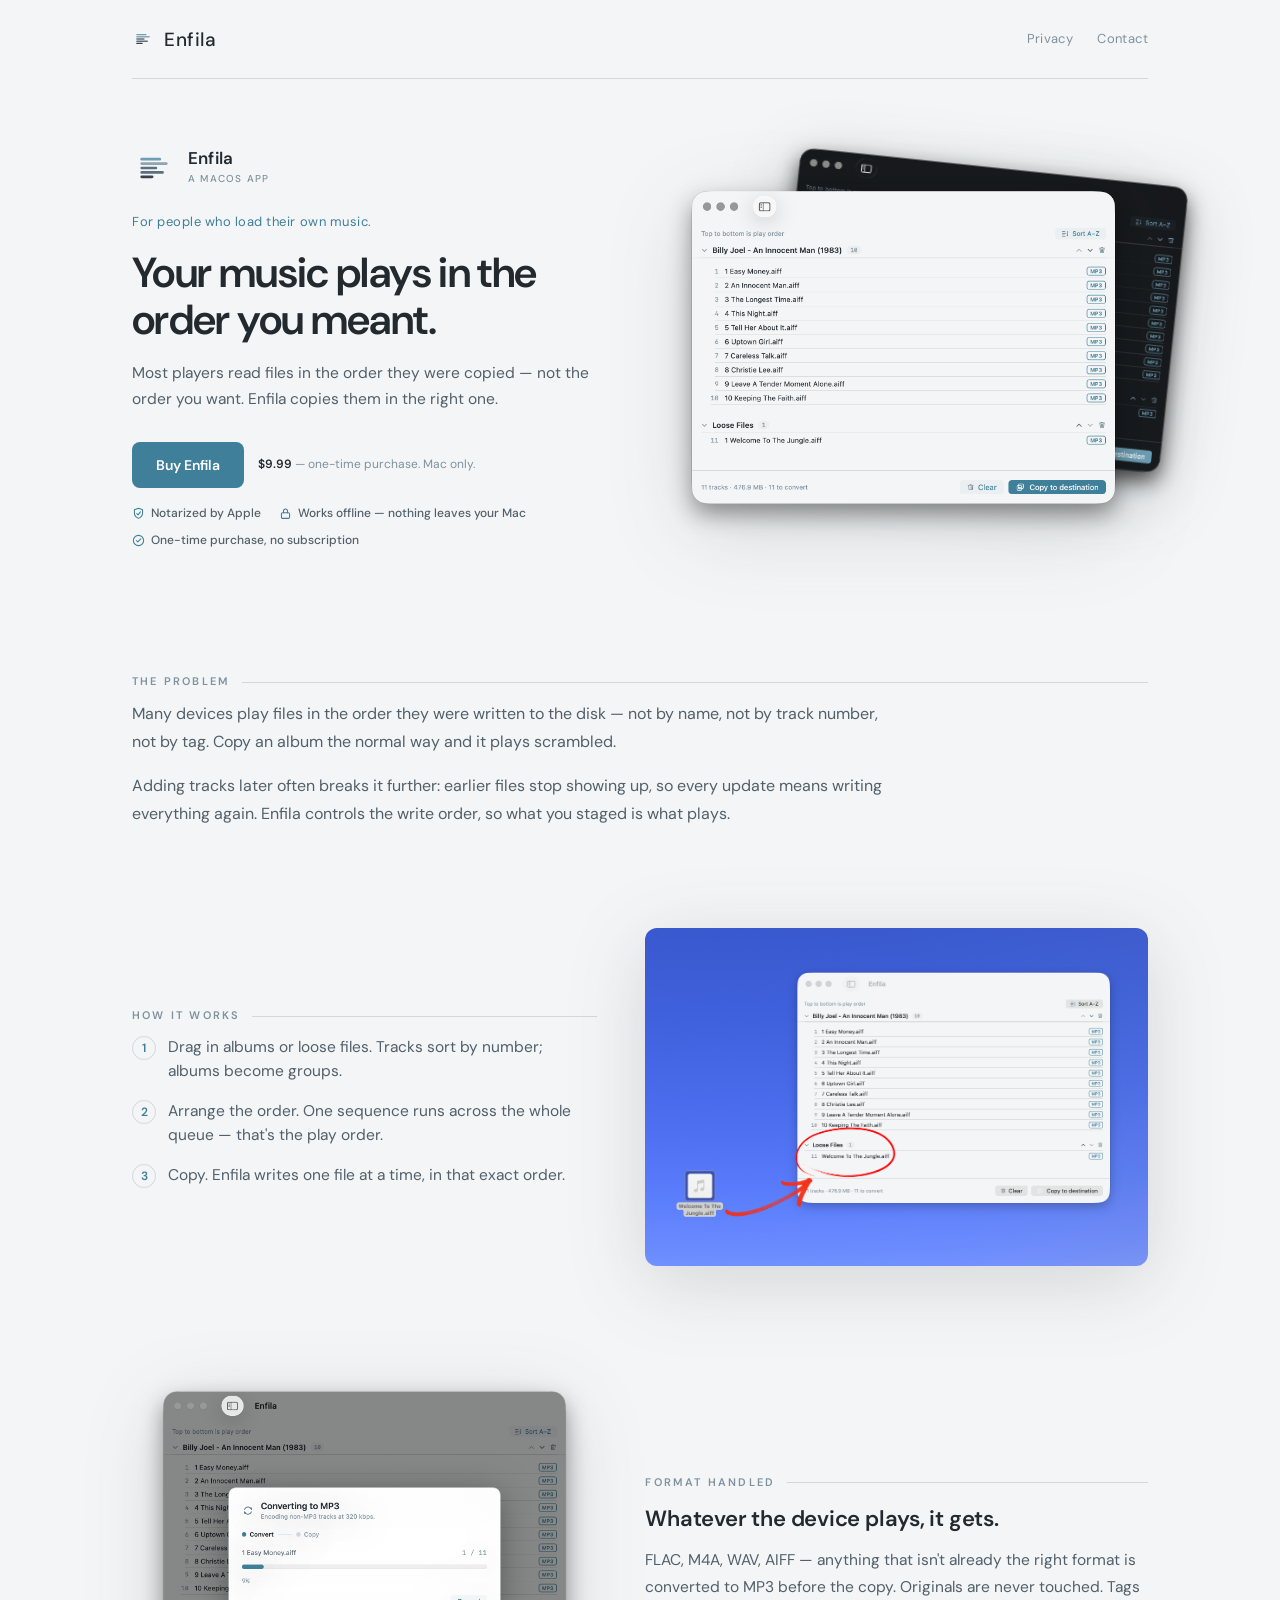
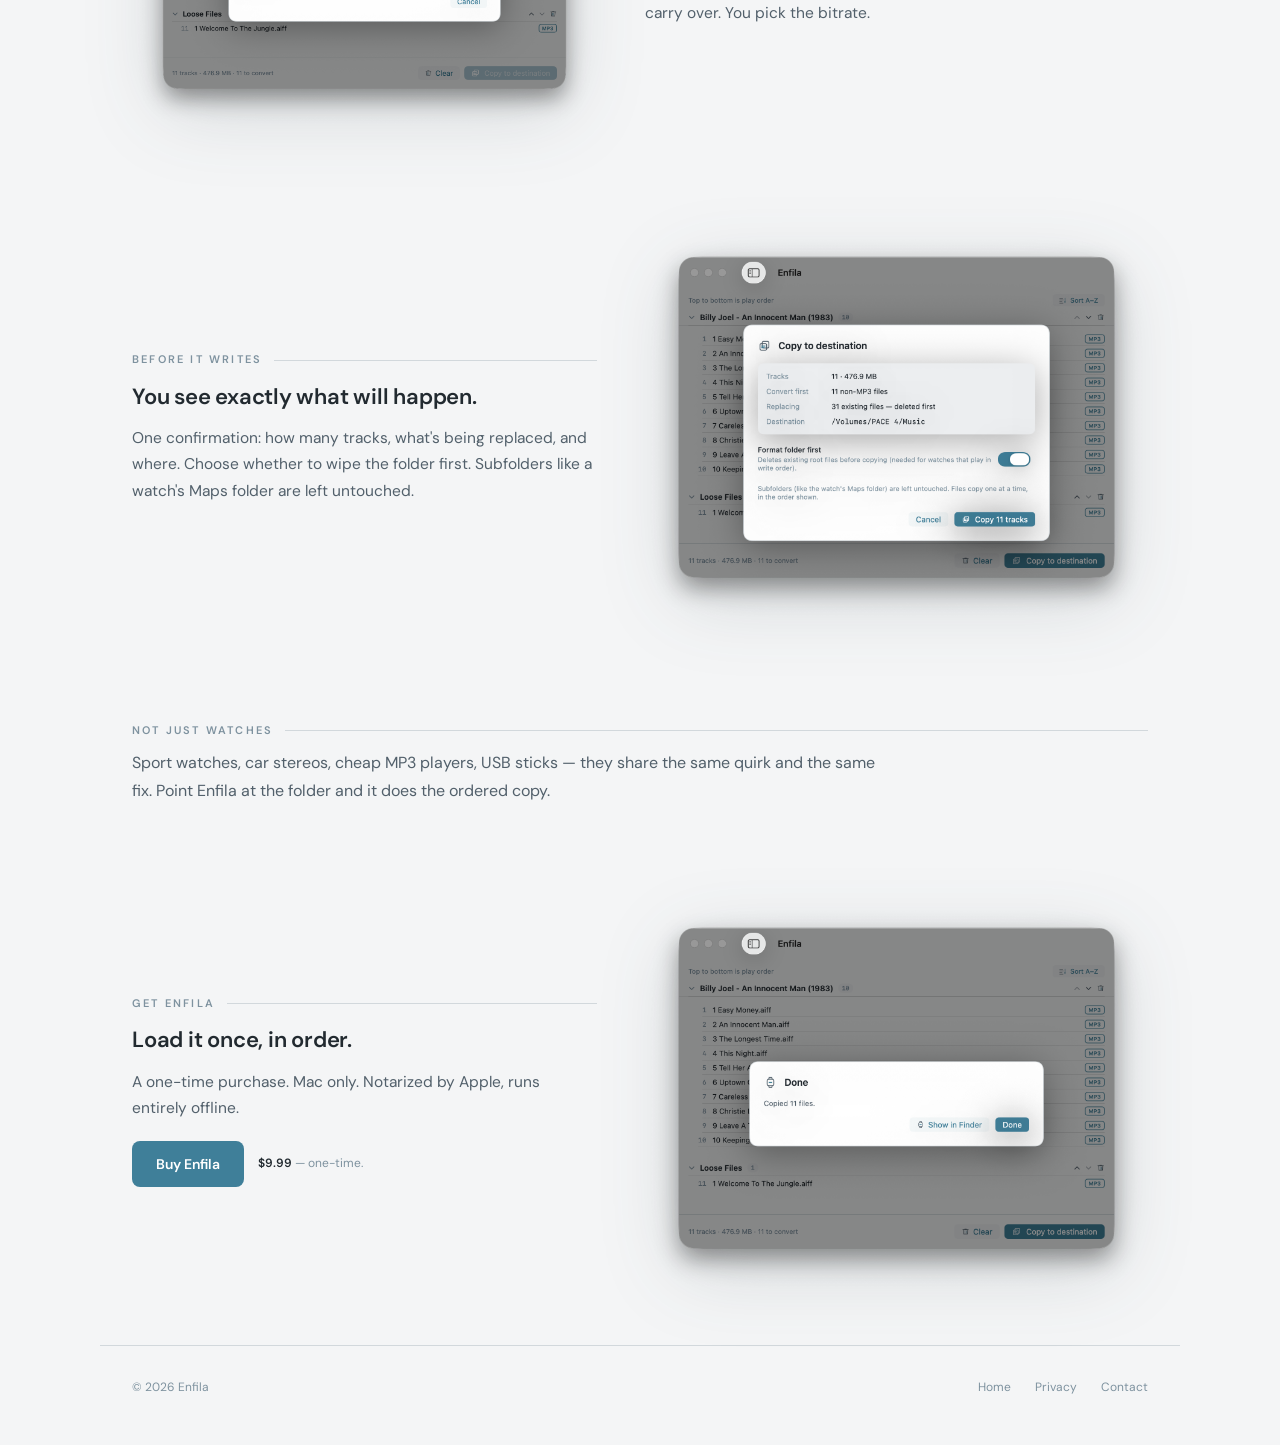
<file: index.html>
<!DOCTYPE html>
<html lang="en">
<head>
<meta charset="utf-8">
<meta name="viewport" content="width=device-width, initial-scale=1">
<title>Enfila — your music plays in the order you meant</title>
<meta name="description" content="Enfila stages music and writes it to a device in a deliberate order, so it plays the way you arranged it. A native macOS tool.">
<meta property="og:title" content="Enfila — your music plays in the order you meant">
<meta property="og:description" content="Most players read files in the order they were copied, not the order you want. Enfila fixes that.">
<meta property="og:type" content="website">
<link rel="icon" href="img/mark.svg" type="image/svg+xml">
<link rel="preconnect" href="https://fonts.googleapis.com">
<link rel="preconnect" href="https://fonts.gstatic.com" crossorigin>
<link href="https://fonts.googleapis.com/css2?family=DM+Sans:wght@400;500;600&display=swap" rel="stylesheet">
<link rel="stylesheet" href="css/style.css">
</head>
<body>

<!-- Nav -->
<nav class="band">
  <a href="index.html" class="nav-wordmark" aria-label="Enfila home">
    <svg width="22" height="22" viewBox="0 0 1024 1024" aria-hidden="true">
      <rect x="194.56" y="275.46" width="482.51" height="63.49" rx="31.74" fill="#6E9FB5"/>
      <rect x="194.56" y="377.86" width="634.88" height="63.49" rx="31.74" fill="#8FA3B1"/>
      <rect x="194.56" y="480.26" width="393.63" height="63.49" rx="31.74" fill="#5A7080"/>
      <rect x="194.56" y="582.66" width="546.00" height="63.49" rx="31.74" fill="#5A7080"/>
      <rect x="194.56" y="685.06" width="304.74" height="63.49" rx="31.74" fill="#3A4149"/>
    </svg>
    <span class="nav-wordmark-text">Enfila</span>
  </a>
  <div class="nav-links">
    <a href="privacy.html">Privacy</a>
    <a href="contact.html">Contact</a>
  </div>
</nav>

<div class="rule band"><hr></div>

<!-- Hero -->
<section class="hero band">
  <div class="hero-text">
    <div class="app-icon-mark">
      <svg width="44" height="44" viewBox="0 0 1024 1024" aria-hidden="true">
        <rect x="194.56" y="275.46" width="482.51" height="63.49" rx="31.74" fill="#6E9FB5"/>
        <rect x="194.56" y="377.86" width="634.88" height="63.49" rx="31.74" fill="#8FA3B1"/>
        <rect x="194.56" y="480.26" width="393.63" height="63.49" rx="31.74" fill="#5A7080"/>
        <rect x="194.56" y="582.66" width="546.00" height="63.49" rx="31.74" fill="#5A7080"/>
        <rect x="194.56" y="685.06" width="304.74" height="63.49" rx="31.74" fill="#3A4149"/>
      </svg>
      <div>
        <div class="app-icon-name">Enfila</div>
        <div class="app-icon-byline">A macOS app</div>
      </div>
    </div>

    <p class="hero-audience">For people who load their own music.</p>
    <h1>Your music plays in the order you meant.</h1>
    <p class="hero-sub">Most players read files in the order they were copied — not the order you want. Enfila copies them in the right one.</p>

    <!-- BUY ROW — live. Swap for EMAIL CAPTURE below if reverting to pre-launch. -->
    <div class="buy-row">
      <a href="https://enfila.lemonsqueezy.com/checkout/buy/20e1ea14-c2d2-4b92-948e-69980c1cc3af" class="buy-btn">Buy Enfila</a>
      <span class="buy-note"><strong class="buy-price">$9.99</strong> — one-time purchase. Mac only.</span>
    </div>

    <!-- EMAIL CAPTURE — pre-launch only; swap for BUY ROW above when shipping.
    <form class="email-form" name="notify" method="POST" data-netlify="true" netlify-honeypot="bot-field">
      <input type="hidden" name="form-name" value="notify">
      <p hidden><label>Leave this field empty: <input name="bot-field"></label></p>
      <input type="email" name="email" placeholder="you@example.com" aria-label="Email address" required>
      <button type="submit">Notify me</button>
    </form>
    -->
    <!-- /EMAIL CAPTURE -->

    <div class="trust-row">
      <span class="trust-chip">
        <svg viewBox="0 0 16 16" fill="none" aria-hidden="true"><path d="M8 1.5l5 2v4c0 3.2-2.1 5.4-5 6.5-2.9-1.1-5-3.3-5-6.5v-4l5-2z" stroke="currentColor" stroke-width="1.3" stroke-linejoin="round"/><path d="M5.8 8l1.6 1.6L10.4 6" stroke="currentColor" stroke-width="1.3" stroke-linecap="round" stroke-linejoin="round"/></svg>
        Notarized by Apple
      </span>
      <span class="trust-chip">
        <svg viewBox="0 0 16 16" fill="none" aria-hidden="true"><rect x="3" y="7" width="10" height="7" rx="1.5" stroke="currentColor" stroke-width="1.3"/><path d="M5.5 7V5a2.5 2.5 0 015 0v2" stroke="currentColor" stroke-width="1.3" stroke-linecap="round"/></svg>
        Works offline — nothing leaves your Mac
      </span>
      <span class="trust-chip">
        <svg viewBox="0 0 16 16" fill="none" aria-hidden="true"><circle cx="8" cy="8" r="6.3" stroke="currentColor" stroke-width="1.3"/><path d="M5.3 8l1.8 1.8L10.8 6" stroke="currentColor" stroke-width="1.3" stroke-linecap="round" stroke-linejoin="round"/></svg>
        One-time purchase, no subscription
      </span>
    </div>
  </div>

  <!-- Dual screenshot: dark behind, light in front -->
  <div class="hero-graphic">
    <img class="shot-back" src="img/stage-dark.png" alt="" aria-hidden="true" loading="lazy">
    <img class="shot-front" src="img/stage-light.png" alt="The Enfila staging window: albums and tracks in a single play-order queue." loading="lazy">
  </div>
</section>

<!-- The problem -->
<section class="section band">
  <div class="section-label">The problem</div>
  <div class="section-body">
    <p>Many devices play files in the order they were written to the disk — not by name, not by track number, not by tag. Copy an album the normal way and it plays scrambled.</p>
    <p>Adding tracks later often breaks it further: earlier files stop showing up, so every update means writing everything again. Enfila controls the write order, so what you staged is what plays.</p>
  </div>
</section>

<!-- How it works (text + drag screenshot) -->
<section class="feature band">
  <div class="feature-text">
    <div class="section-label">How it works</div>
    <ol class="beats">
      <li>Drag in albums or loose files. Tracks sort by number; albums become groups.</li>
      <li>Arrange the order. One sequence runs across the whole queue — that's the play order.</li>
      <li>Copy. Enfila writes one file at a time, in that exact order.</li>
    </ol>
  </div>
  <div class="feature-shot">
    <img src="img/drag-light.png" alt="Dragging a loose track onto the Enfila window — it lands in the queue ready to copy." loading="lazy">
  </div>
</section>

<!-- Format handled (convert screenshot + text) -->
<section class="feature reverse band">
  <div class="feature-text">
    <div class="section-label">Format handled</div>
    <h2>Whatever the device plays, it gets.</h2>
    <p>FLAC, M4A, WAV, AIFF — anything that isn't already the right format is converted to MP3 before the copy. Originals are never touched. Tags carry over. You pick the bitrate.</p>
  </div>
  <div class="feature-shot">
    <picture>
      <source srcset="img/convert-dark.png" media="(prefers-color-scheme: dark)">
      <img src="img/convert-light.png" alt="Enfila converting non-MP3 tracks before copying." loading="lazy">
    </picture>
  </div>
</section>

<!-- Safe copy (text + confirm screenshot) -->
<section class="feature band">
  <div class="feature-text">
    <div class="section-label">Before it writes</div>
    <h2>You see exactly what will happen.</h2>
    <p>One confirmation: how many tracks, what's being replaced, and where. Choose whether to wipe the folder first. Subfolders like a watch's Maps folder are left untouched.</p>
  </div>
  <div class="feature-shot">
    <picture>
      <source srcset="img/confirm-dark.png" media="(prefers-color-scheme: dark)">
      <img src="img/confirm-light.png" alt="Enfila's copy confirmation showing track count, what's replaced, and the destination." loading="lazy">
    </picture>
  </div>
</section>

<!-- Not just watches -->
<section class="section band">
  <div class="section-label">Not just watches</div>
  <div class="section-body">
    <p>Sport watches, car stereos, cheap MP3 players, USB sticks — they share the same quirk and the same fix. Point Enfila at the folder and it does the ordered copy.</p>
  </div>
</section>

<!-- Close (CTA + done screenshot) -->
<section class="feature band" id="get">
  <div class="feature-text">
    <div class="section-label">Get Enfila</div>
    <h2>Load it once, in order.</h2>
    <p class="close-caption">A one-time purchase. Mac only. Notarized by Apple, runs entirely offline.</p>
    <!-- BUY ROW — live. Swap for EMAIL CAPTURE below if reverting to pre-launch. -->
    <div class="buy-row">
      <a href="https://enfila.lemonsqueezy.com/checkout/buy/20e1ea14-c2d2-4b92-948e-69980c1cc3af" class="buy-btn">Buy Enfila</a>
      <span class="buy-note"><strong class="buy-price">$9.99</strong> — one-time.</span>
    </div>
    <!-- EMAIL CAPTURE — pre-launch only; swap for BUY ROW above when shipping.
    <form class="email-form" name="notify" method="POST" data-netlify="true" netlify-honeypot="bot-field">
      <input type="hidden" name="form-name" value="notify">
      <p hidden><label>Leave this field empty: <input name="bot-field"></label></p>
      <input type="email" name="email" placeholder="you@example.com" aria-label="Email address" required>
      <button type="submit">Notify me</button>
    </form>
    -->
    <!-- /EMAIL CAPTURE -->
  </div>
  <div class="feature-shot">
    <picture>
      <source srcset="img/done-dark.png" media="(prefers-color-scheme: dark)">
      <img src="img/done-light.png" alt="Enfila finished: files copied in order." loading="lazy">
    </picture>
  </div>
</section>

<footer class="band">
  <span class="footer-copy">© 2026 Enfila</span>
  <div class="footer-links">
    <a href="index.html">Home</a>
    <a href="privacy.html">Privacy</a>
    <a href="contact.html">Contact</a>
  </div>
</footer>

</body>
</html>
</file>
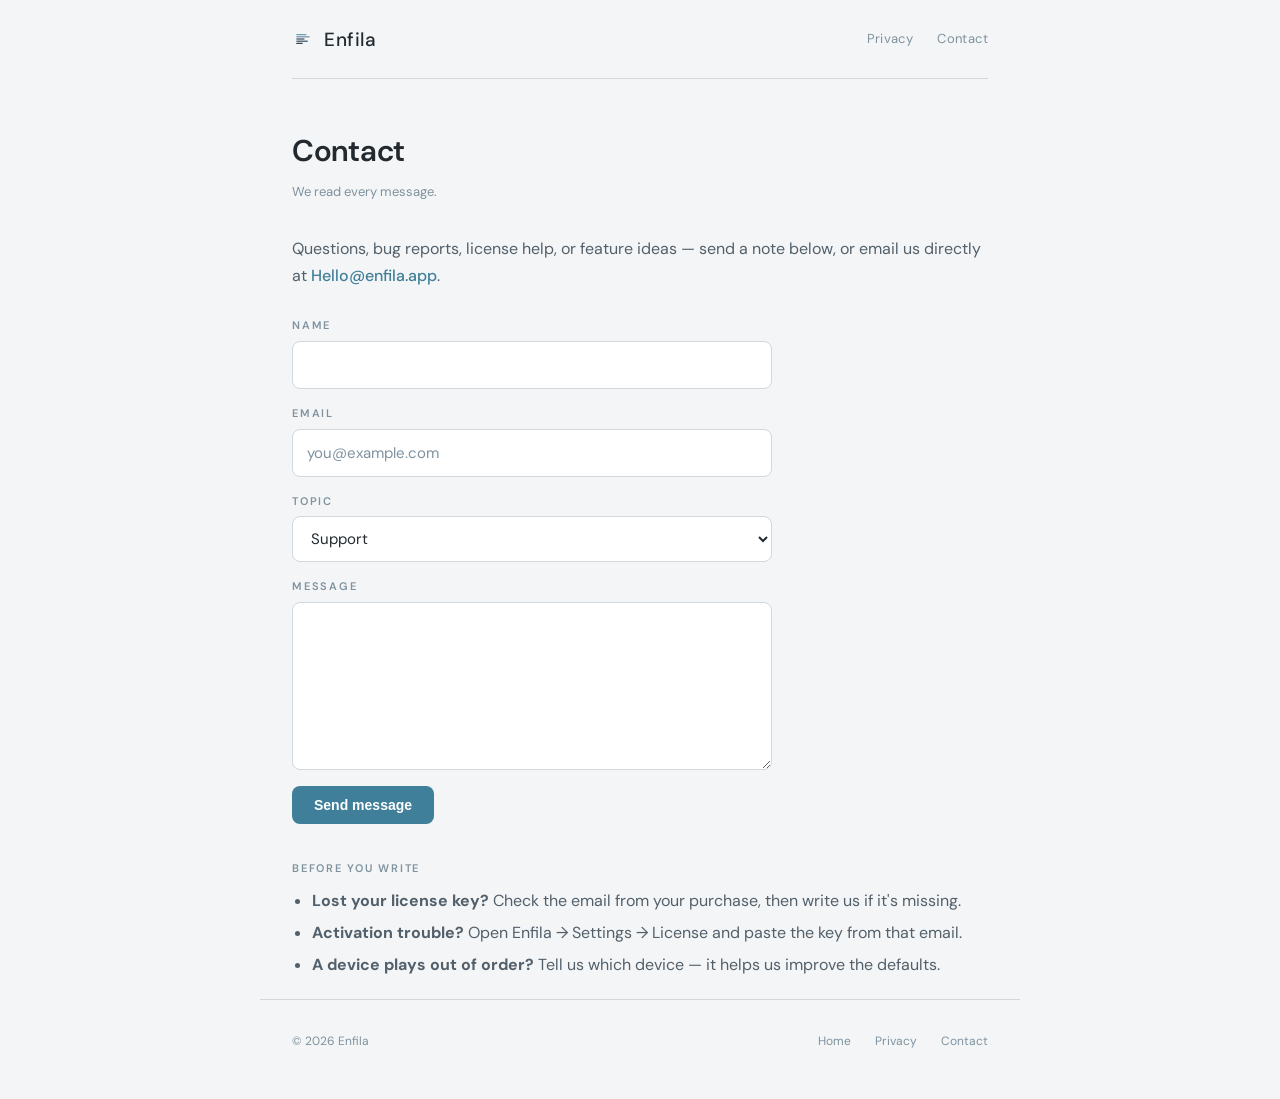
<file: contact.html>
<!DOCTYPE html>
<html lang="en">
<head>
<meta charset="utf-8">
<meta name="viewport" content="width=device-width, initial-scale=1">
<title>Contact — Enfila</title>
<meta name="description" content="Get in touch about Enfila — support, licensing, or anything else.">
<link rel="icon" href="img/mark.svg" type="image/svg+xml">
<link rel="preconnect" href="https://fonts.googleapis.com">
<link rel="preconnect" href="https://fonts.gstatic.com" crossorigin>
<link href="https://fonts.googleapis.com/css2?family=DM+Sans:wght@400;500;600&display=swap" rel="stylesheet">
<link rel="stylesheet" href="css/style.css">
</head>
<body class="narrow">

<nav class="band">
  <a href="index.html" class="nav-wordmark" aria-label="Enfila home">
    <svg width="22" height="22" viewBox="0 0 1024 1024" aria-hidden="true">
      <rect x="194.56" y="275.46" width="482.51" height="63.49" rx="31.74" fill="#6E9FB5"/>
      <rect x="194.56" y="377.86" width="634.88" height="63.49" rx="31.74" fill="#8FA3B1"/>
      <rect x="194.56" y="480.26" width="393.63" height="63.49" rx="31.74" fill="#5A7080"/>
      <rect x="194.56" y="582.66" width="546.00" height="63.49" rx="31.74" fill="#5A7080"/>
      <rect x="194.56" y="685.06" width="304.74" height="63.49" rx="31.74" fill="#3A4149"/>
    </svg>
    <span class="nav-wordmark-text">Enfila</span>
  </a>
  <div class="nav-links">
    <a href="privacy.html">Privacy</a>
    <a href="contact.html">Contact</a>
  </div>
</nav>

<div class="rule band"><hr></div>

<main class="page band">
  <h1>Contact</h1>
  <p class="updated">We read every message.</p>

  <p>Questions, bug reports, license help, or feature ideas — send a note below, or email us directly at <a href="mailto:Hello@enfila.app">Hello@enfila.app</a>.</p>

  <form class="contact-form" name="contact" method="POST" data-netlify="true" netlify-honeypot="bot-field">
    <input type="hidden" name="form-name" value="contact">
    <p hidden><label>Leave this field empty: <input name="bot-field"></label></p>

    <div class="field">
      <label for="cf-name">Name</label>
      <input id="cf-name" type="text" name="name" autocomplete="name" required>
    </div>
    <div class="field">
      <label for="cf-email">Email</label>
      <input id="cf-email" type="email" name="email" autocomplete="email" placeholder="you@example.com" required>
    </div>
    <div class="field">
      <label for="cf-topic">Topic</label>
      <select id="cf-topic" name="topic">
        <option>Support</option>
        <option>License / activation help</option>
        <option>A device plays out of order</option>
        <option>Feature idea</option>
        <option>Something else</option>
      </select>
    </div>
    <div class="field">
      <label for="cf-message">Message</label>
      <textarea id="cf-message" name="message" rows="6" required></textarea>
    </div>
    <button type="submit">Send message</button>
  </form>

  <h2>Before you write</h2>
  <ul>
    <li><strong>Lost your license key?</strong> Check the email from your purchase, then write us if it's missing.</li>
    <li><strong>Activation trouble?</strong> Open Enfila → Settings → License and paste the key from that email.</li>
    <li><strong>A device plays out of order?</strong> Tell us which device — it helps us improve the defaults.</li>
  </ul>
</main>

<footer class="band">
  <span class="footer-copy">© 2026 Enfila</span>
  <div class="footer-links">
    <a href="index.html">Home</a>
    <a href="privacy.html">Privacy</a>
    <a href="contact.html">Contact</a>
  </div>
</footer>

</body>
</html>
</file>
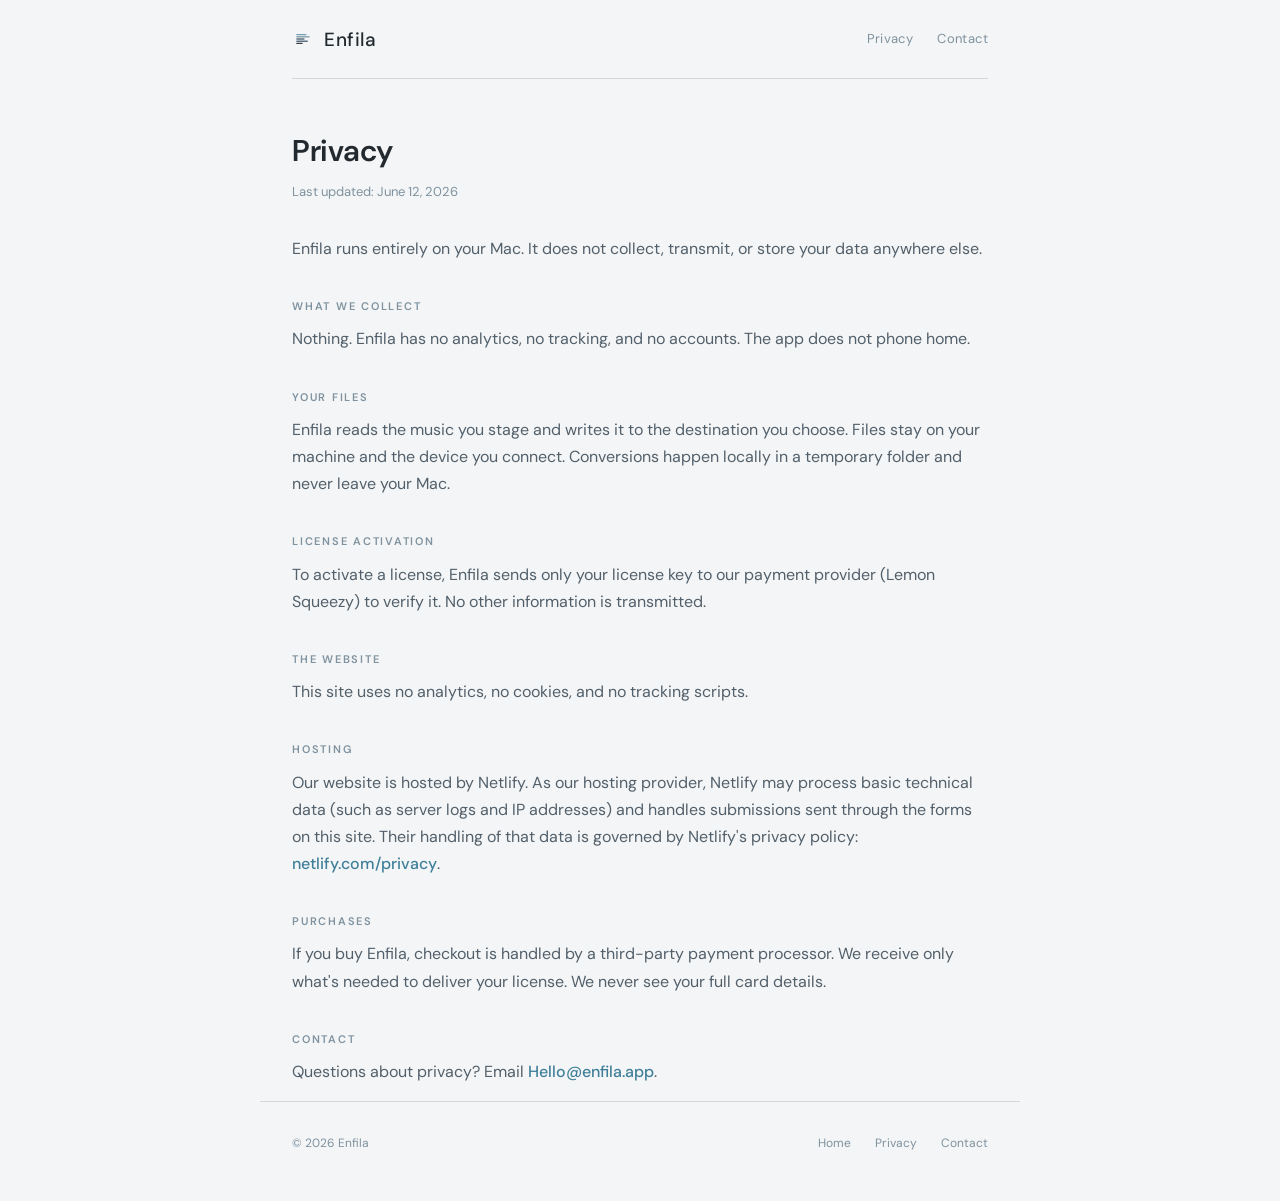
<file: privacy.html>
<!DOCTYPE html>
<html lang="en">
<head>
<meta charset="utf-8">
<meta name="viewport" content="width=device-width, initial-scale=1">
<title>Privacy — Enfila</title>
<meta name="description" content="Enfila's privacy policy. Plain English. Enfila runs entirely on your Mac and collects nothing.">
<link rel="icon" href="img/mark.svg" type="image/svg+xml">
<link rel="preconnect" href="https://fonts.googleapis.com">
<link rel="preconnect" href="https://fonts.gstatic.com" crossorigin>
<link href="https://fonts.googleapis.com/css2?family=DM+Sans:wght@400;500;600&display=swap" rel="stylesheet">
<link rel="stylesheet" href="css/style.css">
</head>
<body class="narrow">

<nav class="band">
  <a href="index.html" class="nav-wordmark" aria-label="Enfila home">
    <svg width="22" height="22" viewBox="0 0 1024 1024" aria-hidden="true">
      <rect x="194.56" y="275.46" width="482.51" height="63.49" rx="31.74" fill="#6E9FB5"/>
      <rect x="194.56" y="377.86" width="634.88" height="63.49" rx="31.74" fill="#8FA3B1"/>
      <rect x="194.56" y="480.26" width="393.63" height="63.49" rx="31.74" fill="#5A7080"/>
      <rect x="194.56" y="582.66" width="546.00" height="63.49" rx="31.74" fill="#5A7080"/>
      <rect x="194.56" y="685.06" width="304.74" height="63.49" rx="31.74" fill="#3A4149"/>
    </svg>
    <span class="nav-wordmark-text">Enfila</span>
  </a>
  <div class="nav-links">
    <a href="privacy.html">Privacy</a>
    <a href="contact.html">Contact</a>
  </div>
</nav>

<div class="rule band"><hr></div>

<main class="page band">
  <h1>Privacy</h1>
  <p class="updated">Last updated: June 12, 2026</p>

  <!-- PLACEHOLDER CONTENT — replace with the supplied reference policy. -->
  <p>Enfila runs entirely on your Mac. It does not collect, transmit, or store your data anywhere else.</p>

  <h2>What we collect</h2>
  <p>Nothing. Enfila has no analytics, no tracking, and no accounts. The app does not phone home.</p>

  <h2>Your files</h2>
  <p>Enfila reads the music you stage and writes it to the destination you choose. Files stay on your machine and the device you connect. Conversions happen locally in a temporary folder and never leave your Mac.</p>

  <h2>License activation</h2>
  <p>To activate a license, Enfila sends only your license key to our payment provider (Lemon Squeezy) to verify it. No other information is transmitted.</p>

  <h2>The website</h2>
  <p>This site uses no analytics, no cookies, and no tracking scripts.</p>

  <h2>Hosting</h2>
  <p>Our website is hosted by Netlify. As our hosting provider, Netlify may process basic technical data (such as server logs and IP addresses) and handles submissions sent through the forms on this site. Their handling of that data is governed by Netlify's privacy policy: <a href="https://www.netlify.com/privacy/" target="_blank" rel="noopener">netlify.com/privacy</a>.</p>

  <h2>Purchases</h2>
  <p>If you buy Enfila, checkout is handled by a third-party payment processor. We receive only what's needed to deliver your license. We never see your full card details.</p>

  <h2>Contact</h2>
  <p>Questions about privacy? Email <a href="mailto:Hello@enfila.app">Hello@enfila.app</a>.</p>
  <!-- /PLACEHOLDER CONTENT -->
</main>

<footer class="band">
  <span class="footer-copy">© 2026 Enfila</span>
  <div class="footer-links">
    <a href="index.html">Home</a>
    <a href="privacy.html">Privacy</a>
    <a href="contact.html">Contact</a>
  </div>
</footer>

</body>
</html>
</file>
<file: css/style.css>
/* Enfila — marketing site.
   Light is the base; dark via prefers-color-scheme. No analytics/cookies. */

:root {
  --bg:     #F4F5F6;
  --card:   #FFFFFF;
  --border: #D2D8DC;
  --muted:  #7E929F;
  --stroke: #52606B;
  --text:   #222A30;
  --accent: #3F7F99;
  --accent-hover: #356a80;
  --accent-ink: #FFFFFF;
  --shadow: rgba(40,55,65,0.16);
  --shadow-strong: rgba(40,55,65,0.24);

  --w: 1080px;          /* shared band width — keeps nav/footer/body aligned */
  --pad: 2rem;
}

@media (prefers-color-scheme: dark) {
  :root {
    --bg:     #16191C;
    --card:   #1E2226;
    --border: #3A4149;
    --muted:  #5A7080;
    --stroke: #8FA3B1;
    --text:   #C8D8E2;
    --accent: #6E9FB5;
    --accent-hover: #7fb0c6;
    --accent-ink: #0E1417;
    --shadow: rgba(0,0,0,0.45);
    --shadow-strong: rgba(0,0,0,0.55);
  }
}

/* Narrow pages (privacy, contact): everything aligns to a tighter column. */
body.narrow { --w: 760px; }

*, *::before, *::after { box-sizing: border-box; margin: 0; padding: 0; }

html { font-size: 16px; -webkit-text-size-adjust: 100%; }

body {
  background: var(--bg);
  color: var(--text);
  font-family: "DM Sans", system-ui, -apple-system, "Segoe UI", Roboto, sans-serif;
  line-height: 1.6;
  -webkit-font-smoothing: antialiased;
}

a { color: var(--accent); text-decoration: none; }
a:hover { text-decoration: underline; }

/* Every top-level band shares the same width + padding, so left edges align. */
.band {
  max-width: var(--w);
  margin: 0 auto;
  padding-left: var(--pad);
  padding-right: var(--pad);
}

/* ---- Nav ---- */
nav {
  display: flex;
  align-items: center;
  justify-content: space-between;
  padding-top: 1.75rem;
  padding-bottom: 1.75rem;
}
.nav-wordmark {
  display: flex; align-items: center; gap: 10px;
  color: var(--text);
}
.nav-wordmark:hover { text-decoration: none; }
.nav-wordmark svg { display: block; }
.nav-wordmark-text { font-size: 19px; font-weight: 500; letter-spacing: 0.03em; line-height: 1; }
.nav-links { display: flex; gap: 1.5rem; align-items: baseline; }
.nav-links a { font-size: 13px; color: var(--muted); letter-spacing: 0.03em; }
.nav-links a:hover { color: var(--text); }

/* ---- Hairline ---- */
.rule hr { border: none; border-top: 1px solid var(--border); }

/* ---- Hero ---- */
.hero {
  display: grid;
  grid-template-columns: 1fr 1.02fr;
  gap: 3rem;
  align-items: center;
  padding-top: 3.5rem;
  padding-bottom: 4rem;
}
.app-icon-mark { display: flex; align-items: center; gap: 12px; margin-bottom: 1.4rem; }
.app-icon-mark svg { display: block; }
.app-icon-name { font-size: 17px; font-weight: 600; line-height: 1.1; letter-spacing: 0.01em; }
.app-icon-byline {
  font-size: 10px; font-weight: 500; letter-spacing: 0.12em;
  text-transform: uppercase; color: var(--muted); margin-top: 3px;
}
.hero-audience { font-size: 13px; color: var(--accent); letter-spacing: 0.04em; margin-bottom: 1rem; }
.hero h1 {
  font-size: clamp(28px, 4vw, 42px);
  font-weight: 600; line-height: 1.12; letter-spacing: -0.015em;
  margin-bottom: 1.05rem;
}
.hero-sub {
  font-size: 15.5px; color: var(--stroke); line-height: 1.7;
  margin-bottom: 1.8rem; max-width: 32em;
}

/* ---- Buy / email ---- */
.buy-row { display: flex; align-items: center; gap: 14px; flex-wrap: wrap; margin-bottom: 16px; }
.buy-btn {
  display: inline-block; padding: 12px 24px;
  font-size: 14px; font-weight: 600;
  background: var(--accent); color: var(--accent-ink);
  border: none; border-radius: 8px; cursor: pointer; white-space: nowrap;
  transition: background 0.15s;
}
.buy-btn:hover { background: var(--accent-hover); text-decoration: none; }
.buy-note { font-size: 12px; color: var(--muted); }
.buy-price { font-weight: 600; color: var(--text); }

.email-form { display: flex; gap: 8px; max-width: 400px; margin-bottom: 16px; }
.email-form input[type="email"] {
  flex: 1; min-width: 0; padding: 11px 14px;
  font: inherit; font-size: 14px;
  background: var(--card); border: 1px solid var(--border);
  border-radius: 8px; color: var(--text); outline: none;
  transition: border-color 0.15s;
}
.email-form input[type="email"]::placeholder { color: var(--muted); }
.email-form input[type="email"]:focus { border-color: var(--accent); }
.email-form button {
  padding: 11px 20px; font-size: 13px; font-weight: 600;
  background: var(--accent); color: var(--accent-ink);
  border: none; border-radius: 8px; cursor: pointer; white-space: nowrap;
  transition: background 0.15s;
}
.email-form button:hover { background: var(--accent-hover); }
.form-note { font-size: 11px; color: var(--muted); margin-top: -6px; margin-bottom: 8px; }

/* Contact form (multi-field) */
.contact-form { max-width: 480px; margin-top: 1.75rem; }
.contact-form .field { display: flex; flex-direction: column; gap: 6px; margin-bottom: 16px; }
.contact-form label {
  font-size: 11px; font-weight: 600; letter-spacing: 0.16em;
  text-transform: uppercase; color: var(--muted);
}
.contact-form input,
.contact-form select,
.contact-form textarea {
  width: 100%; padding: 11px 14px; font: inherit; font-size: 15px;
  background: var(--card); border: 1px solid var(--border);
  border-radius: 8px; color: var(--text); outline: none;
  transition: border-color 0.15s;
}
.contact-form textarea { resize: vertical; line-height: 1.6; }
.contact-form input::placeholder { color: var(--muted); }
.contact-form input:focus,
.contact-form select:focus,
.contact-form textarea:focus { border-color: var(--accent); }
.contact-form button {
  padding: 11px 22px; font-size: 14px; font-weight: 600;
  background: var(--accent); color: var(--accent-ink);
  border: none; border-radius: 8px; cursor: pointer;
  transition: background 0.15s;
}
.contact-form button:hover { background: var(--accent-hover); }

/* trust chips */
.trust-row { display: flex; flex-wrap: wrap; gap: 8px 18px; margin-top: 4px; }
.trust-chip { display: inline-flex; align-items: center; gap: 6px; font-size: 12px; font-weight: 500; color: var(--stroke); white-space: nowrap; }
.trust-chip svg { width: 13px; height: 13px; flex: none; color: var(--accent); }

/* ---- Hero graphic (dual screenshot, no border) ---- */
.hero-graphic { position: relative; padding: 7% 0 3%; }
.hero-graphic img { display: block; width: 100%; height: auto; border-radius: 10px; }
.hero-graphic .shot-front { position: relative; z-index: 2; filter: drop-shadow(0 20px 40px var(--shadow)); }
.hero-graphic .shot-back {
  position: absolute; top: -3%; right: -8%; width: 92%; z-index: 1;
  transform: rotate(6deg); transform-origin: bottom left;
  filter: drop-shadow(0 16px 32px var(--shadow-strong));
}

/* ---- Plain text section ---- */
.section { padding-top: 3rem; padding-bottom: 3rem; }
.section-label {
  font-size: 11px; font-weight: 600; letter-spacing: 0.2em; text-transform: uppercase;
  color: var(--muted); margin-bottom: 0.6rem;
  display: flex; align-items: center; gap: 12px;
}
.section-label::after { content: ''; flex: 1; height: 1px; background: var(--border); }
.section-body { max-width: 760px; }
.section-body p { font-size: 16px; color: var(--stroke); line-height: 1.75; }
.section-body p + p { margin-top: 1rem; }

.beats { list-style: none; max-width: 540px; margin-top: 0.25rem; }
.beats li { position: relative; padding: 0 0 0.9rem 36px; color: var(--stroke); font-size: 15.5px; line-height: 1.6; }
.beats li:last-child { padding-bottom: 0; }
.beats { counter-reset: beat; }
.beats li::before {
  counter-increment: beat; content: counter(beat);
  position: absolute; left: 0; top: 1px;
  width: 24px; height: 24px; border: 1px solid var(--border); border-radius: 999px;
  color: var(--accent); font-size: 12px; font-weight: 600; text-align: center; line-height: 23px;
}

/* ---- Feature: text + screenshot, alternating, no border ---- */
.feature {
  display: grid;
  grid-template-columns: 1fr 1.08fr;
  gap: 3rem;
  align-items: center;
  padding-top: 3.25rem;
  padding-bottom: 3.25rem;
}
.feature.reverse .feature-text { order: 2; }
.feature.reverse .feature-shot { order: 1; }
.feature-text h2 { font-size: 22px; font-weight: 600; margin: 0 0 0.7rem; letter-spacing: -0.01em; }
.feature-text p { font-size: 15.5px; color: var(--stroke); line-height: 1.7; max-width: 34em; }
.feature-text p + p { margin-top: 0.8rem; }
.feature-shot img {
  display: block; width: 100%; height: auto;
  border-radius: 12px;
  filter: drop-shadow(0 16px 38px var(--shadow));
}

/* ---- Close ---- */
.close-caption { font-size: 15px; color: var(--stroke); line-height: 1.75; max-width: 480px; margin-bottom: 1.2rem; }

/* ---- Footer ---- */
footer {
  display: flex; justify-content: space-between; align-items: baseline; flex-wrap: wrap; gap: 12px;
  padding-top: 2rem; padding-bottom: 3rem;
  margin-top: 1rem;
  border-top: 1px solid var(--border);
}
.footer-copy { font-size: 12px; color: var(--muted); }
.footer-links { display: flex; gap: 1.5rem; }
.footer-links a { font-size: 12px; color: var(--muted); }
.footer-links a:hover { color: var(--text); }

/* ---- Text pages (privacy, contact) ---- */
.page { padding-top: 3rem; padding-bottom: 1rem; }
.page h1 { font-size: 30px; font-weight: 600; margin-bottom: 6px; letter-spacing: -0.01em; }
.page .updated { color: var(--muted); font-size: 13px; margin-bottom: 2rem; }
.page h2 { font-size: 11px; font-weight: 600; letter-spacing: 0.16em; text-transform: uppercase; color: var(--muted); margin: 2.25rem 0 0.6rem; }
.page p, .page li { color: var(--stroke); font-size: 16px; line-height: 1.7; }
.page ul { padding-left: 20px; margin-top: 0.4rem; }
.page li { margin-bottom: 0.3rem; }
.page a { font-weight: 500; }

/* ---- Responsive ---- */
@media (max-width: 760px) {
  .hero, .feature, .feature.reverse { grid-template-columns: 1fr; gap: 2rem; }
  .feature.reverse .feature-text,
  .feature.reverse .feature-shot { order: 0; }
  .hero { padding-top: 2.5rem; padding-bottom: 2.5rem; }
  .hero-graphic { padding: 0; }
  .hero-graphic .shot-back { position: relative; top: 0; right: 0; width: 100%; transform: none; margin-bottom: 1rem; }
  .email-form { max-width: 100%; }
  footer { flex-direction: column; gap: 1rem; }
}
</file>
